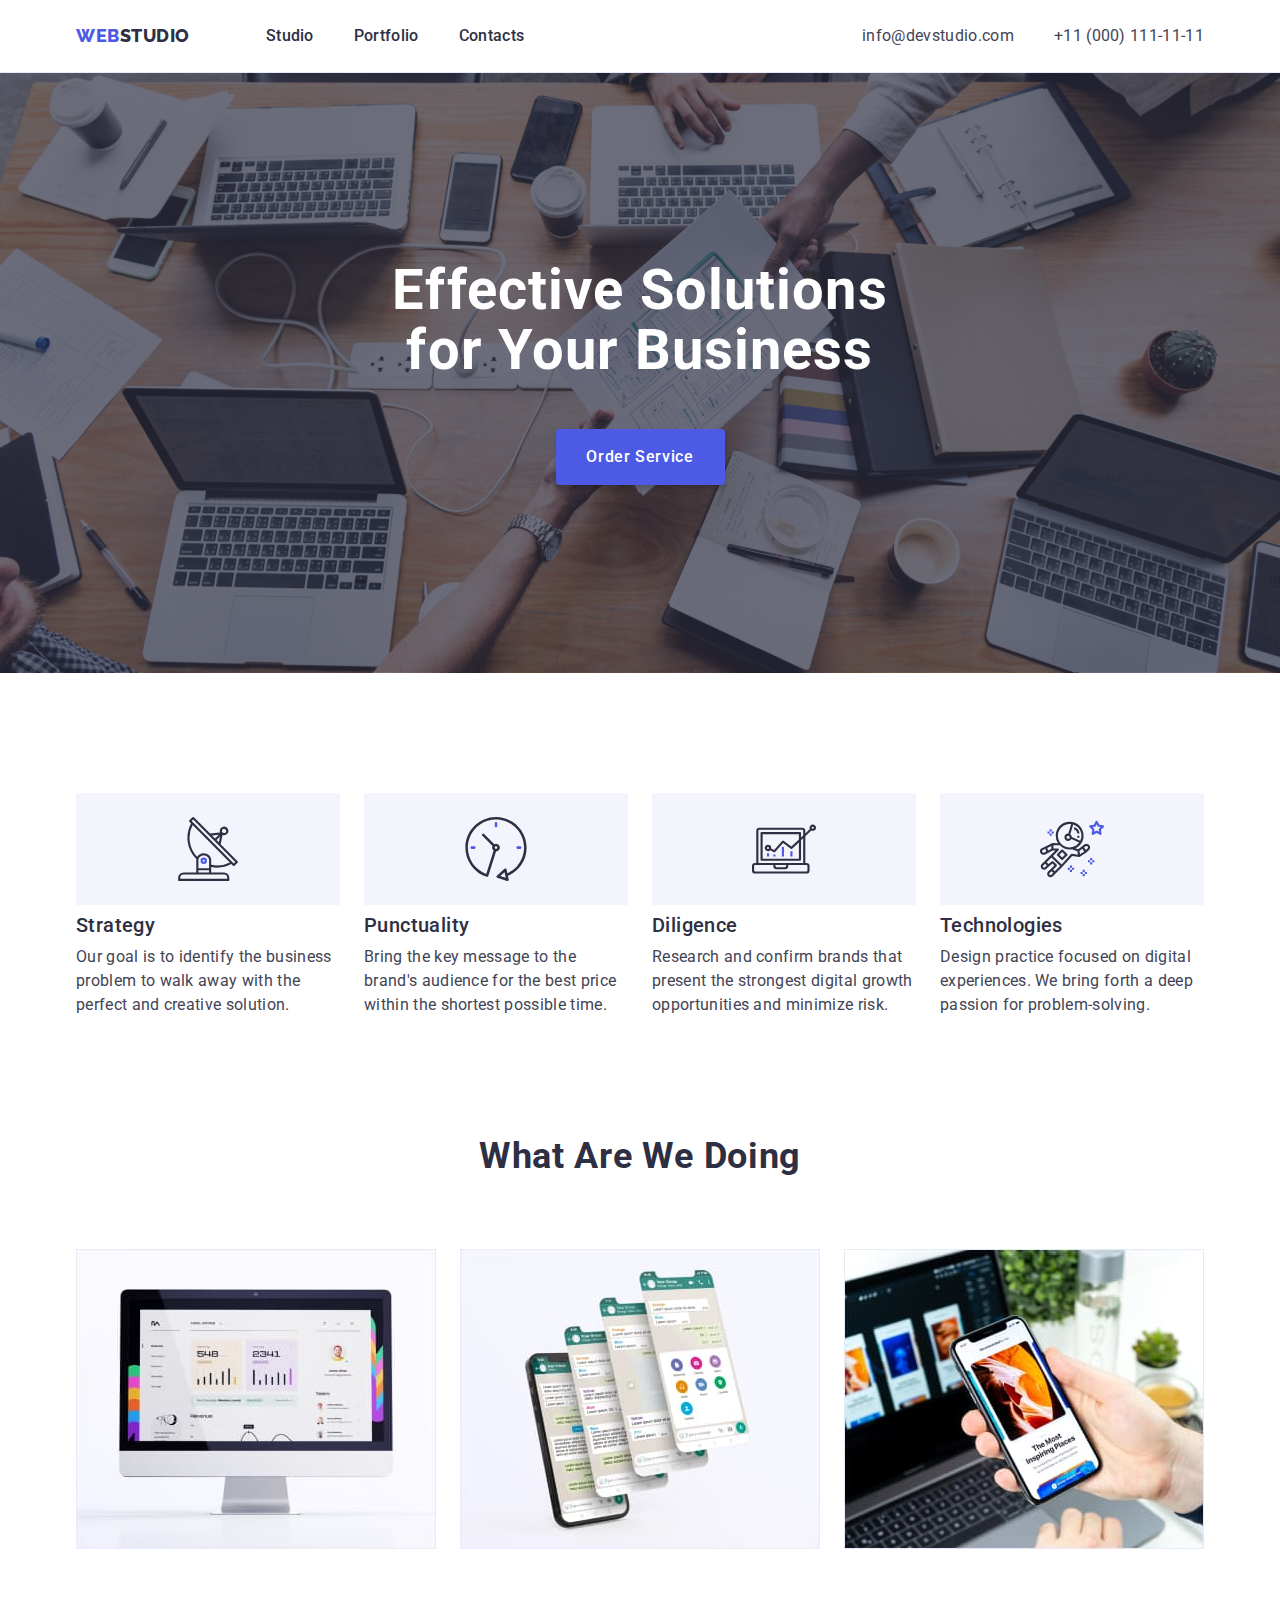
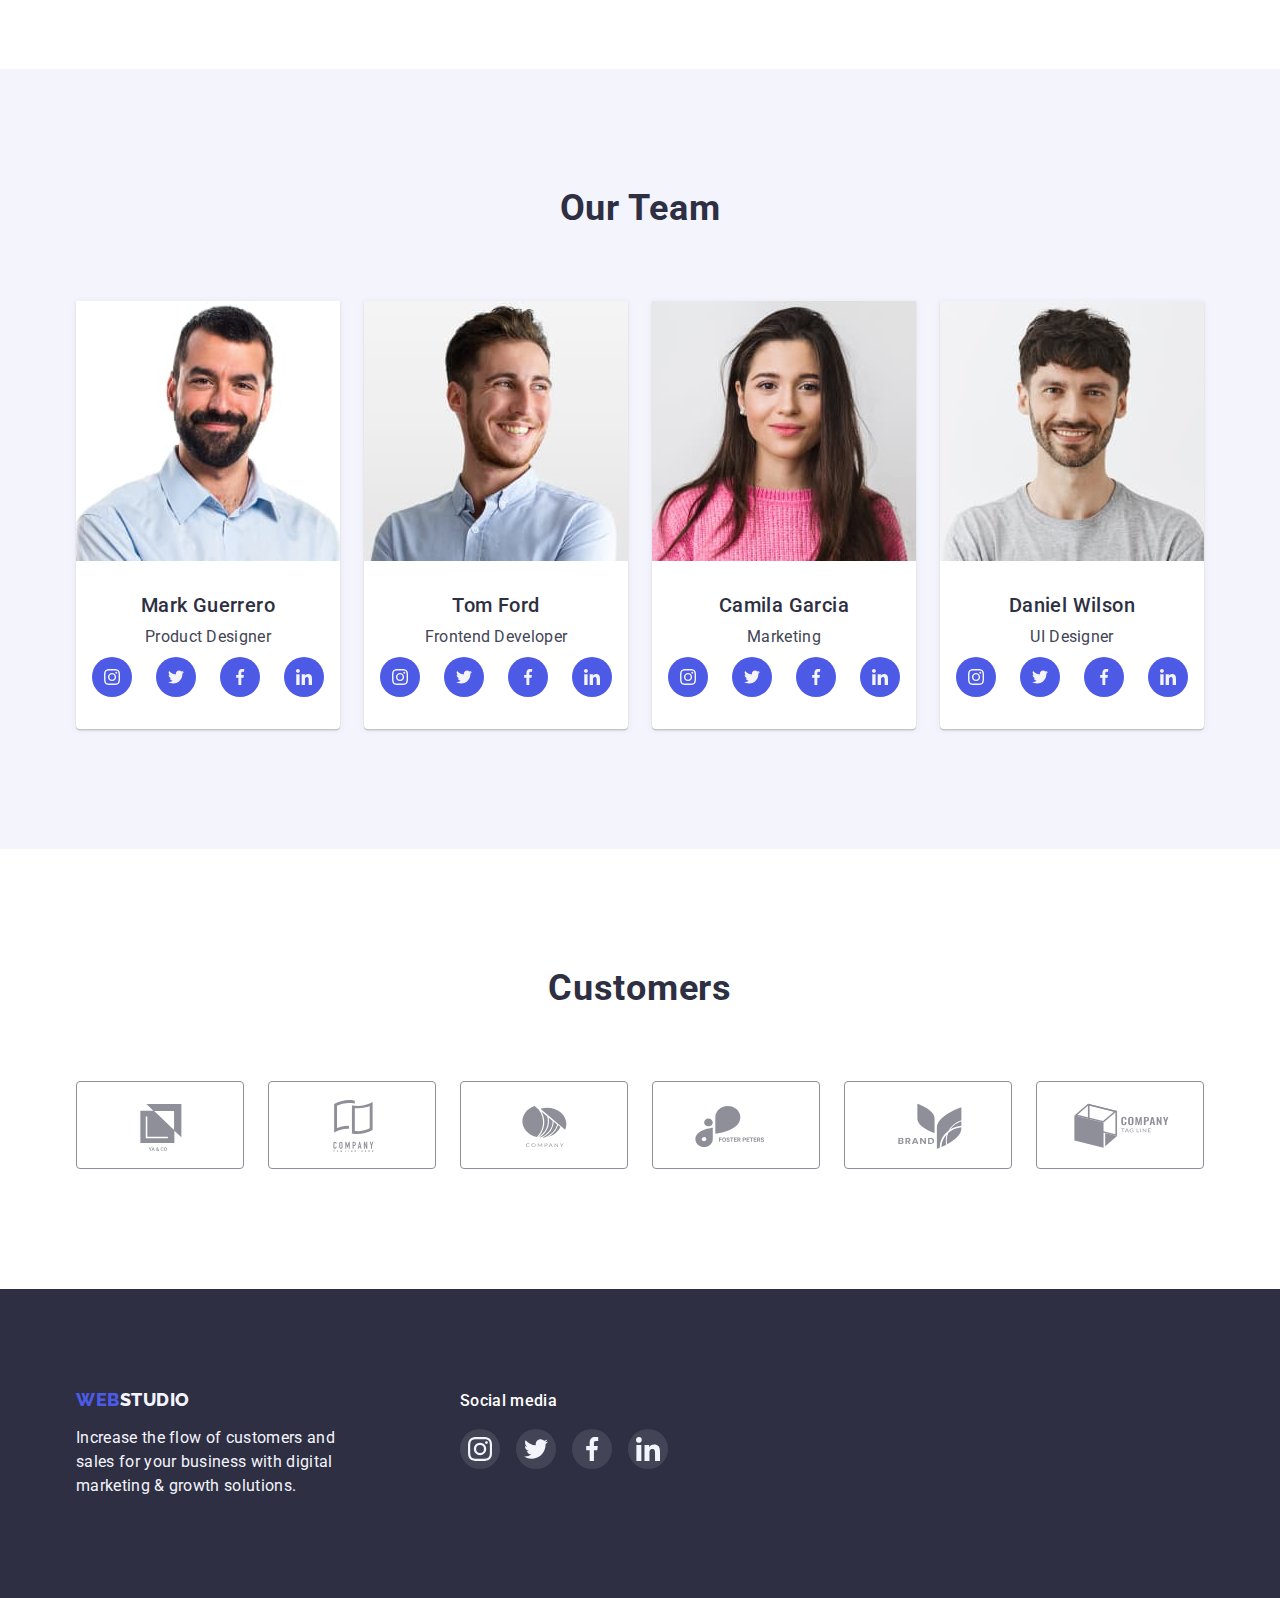
<file: index.html>
<!DOCTYPE html>
<html lang="en">
  <head>
    <meta charset="UTF-8" />
    <meta http-equiv="X-UA-Compatible" content="IE=edge" />
    <meta name="viewport" content="width=device-width, initial-scale=1.0" />
    <title>WebStudio</title>

    <link rel="preconnect" href="https://fonts.googleapis.com" />
    <link rel="preconnect" href="https://fonts.gstatic.com" crossorigin />
    <link
      href="https://fonts.googleapis.com/css2?family=Raleway:wght@800&family=Roboto:wght@400;500;700;900&display=swap"
      rel="stylesheet"
    />

    <link
      rel="stylesheet"
      href="https://cdnjs.cloudflare.com/ajax/libs/modern-normalize/1.1.0/modern-normalize.css"
      integrity="sha512-Y0MM+V6ymRKN2zStTqzQ227DWhhp4Mzdo6gnlRnuaNCbc+YN/ZH0sBCLTM4M0oSy9c9VKiCvd4Jk44aCLrNS5Q=="
      crossorigin="anonymous"
      referrerpolicy="no-referrer"
    />

    <link rel="stylesheet" href="./css/styles.css" />
  </head>
  <body>
    <header class="header">
      <div class="container header-container">
        <nav class="header-nav">
          <a class="logo link" href="./index.html">
            Web<span class="logo-span">Studio</span></a
          >
          <ul class="header-nav-list list">
            <li class="header-nav-items">
              <a class="header-nav-link link" href="./index.html">Studio</a>
            </li>
            <li class="header-nav-items">
              <a class="header-nav-link link" href="./portfolio.html"
                >Portfolio</a
              >
            </li>
            <li class="header-nav-items">
              <a class="header-nav-link link" href="">Contacts</a>
            </li>
          </ul>
        </nav>
        <address class="header-contact">
          <ul class="header-contact-list list">
            <li class="header-contact-item">
              <a
                class="header-contact-link link"
                href="mailto:info@devstudio.com"
                >info@devstudio.com</a
              >
            </li>
            <li class="header-contact-item">
              <a class="header-contact-link link" href="tel:+110001111111"
                >+11 (000) 111-11-11</a
              >
            </li>
          </ul>
        </address>
      </div>
    </header>
    <main>
      <!-- Hero image -->

      <section class="hero">
        <div class="container hero-container">
          <h1 class="hero-title">Effective Solutions for Your Business</h1>
          <button class="hero-button button" type="button">
            Order Service
          </button>
        </div>
      </section>

      <!-- 1-t section -->

      <section class="technology section">
        <div class="container">
          <h2 class="visually-hidden">approach</h2>
          <ul class="technology-list list">
            <li class="technology-list-items">
              <div class="technology-block-icon">
                <svg class="technology-icon" wight="64" height="64">
                  <use href="./images/icons.svg#icon-antenna"></use>
                </svg>
              </div>
              <h3 class="technology-items-name">Strategy</h3>
              <p class="technology-items-content">
                Our goal is to identify the business problem to walk away with
                the perfect and creative solution.
              </p>
            </li>
            <li class="technology-list-items list">
              <div class="technology-block-icon">
                <svg class="technology-icon" wight="64" height="64">
                  <use href="./images/icons.svg#icon-clock"></use>
                </svg>
              </div>
              <h3 class="technology-items-name">Punctuality</h3>
              <p class="technology-items-content">
                Bring the key message to the brand's audience for the best price
                within the shortest possible time.
              </p>
            </li>
            <li class="technology-list-items list">
              <div class="technology-block-icon">
                <svg class="technology-icon" wight="64" height="64">
                  <use href="./images/icons.svg#icon-diagram"></use>
                </svg>
              </div>
              <h3 class="technology-items-name">Diligence</h3>
              <p class="technology-items-content">
                Research and confirm brands that present the strongest digital
                growth opportunities and minimize risk.
              </p>
            </li>
            <li class="technology-list-items list">
              <div class="technology-block-icon">
                <svg class="technology-icon" wight="64" height="64">
                  <use href="./images/icons.svg#icon-astronaut"></use>
                </svg>
              </div>
              <h3 class="technology-items-name">Technologies</h3>
              <p class="technology-items-content">
                Design practice focused on digital experiences. We bring forth a
                deep passion for problem-solving.
              </p>
            </li>
          </ul>
        </div>
      </section>

      <!-- 2-d Section -->

      <section class="product section">
        <div class="container">
          <h2 class="product-title">What are we doing</h2>
          <ul class="product-list list">
            <li class="product-list-items">
              <img
                class="product-images"
                src="./images/monitor.jpg"
                alt="monitor"
                width="360"
                height="300"
              />
            </li>
            <li class="product-list-items">
              <img
                class="product-images"
                src="./images/menu.jpg"
                alt="menu in phone"
                width="360"
                height="300"
              />
            </li>
            <li class="product-list-items">
              <img
                class="product-images"
                src="./images/phone.jpg"
                alt="phone"
                width="360"
                height="300"
              />
            </li>
          </ul>
        </div>
      </section>

      <!-- 3-d Section -->

      <section class="team section">
        <div class="container">
          <h2 class="team-title">Our Team</h2>
          <ul class="team-list list">
            <li class="team-list-items">
              <img
                class="team-item-photo"
                src="./images/mark-guerrero.jpg"
                alt="Mark Guerrero"
              />
              <div class="team-item-wrap">
                <h3 class="team-person-name">Mark Guerrero</h3>
                <p class="team-person-job">Product Designer</p>
                <ul class="team-soc-list list">
                  <li class="team-soc-item">
                    <a class="team-soc-link link" href>
                      <svg class="team-soc-icon" width="16" height="16">
                        <use href="./images/icons.svg#icon-instagram"></use>
                      </svg>
                    </a>
                  </li>
                  <li class="team-soc-item">
                    <a class="team-soc-link link" href
                      ><svg class="team-soc-icon" width="16" height="16">
                        <use href="./images/icons.svg#icon-twitter"></use>
                      </svg>
                    </a>
                  </li>
                  <li class="team-soc-item">
                    <a class="team-soc-link link" href
                      ><svg class="team-soc-icon" width="16" height="16">
                        <use href="./images/icons.svg#icon-facebook"></use>
                      </svg>
                    </a>
                  </li>
                  <li class="team-soc-item">
                    <a class="team-soc-link link" href
                      ><svg class="team-soc-icon" width="16" height="16">
                        <use href="./images/icons.svg#icon-linkedin"></use>
                      </svg>
                    </a>
                  </li>
                </ul>
              </div>
            </li>
            <li class="team-list-items">
              <img
                class="team-item-photo"
                src="./images/tom-ford.jpg"
                alt="Tom Ford"
              />
              <div class="team-item-wrap">
                <h3 class="team-person-name">Tom Ford</h3>
                <p class="team-person-job">Frontend Developer</p>
                <ul class="team-soc-list list">
                  <li class="team-soc-item">
                    <a class="team-soc-link link" href>
                      <svg class="team-soc-icon" width="16" height="16">
                        <use href="./images/icons.svg#icon-instagram"></use>
                      </svg>
                    </a>
                  </li>
                  <li class="team-soc-item">
                    <a class="team-soc-link link" href
                      ><svg class="team-soc-icon" width="16" height="16">
                        <use href="./images/icons.svg#icon-twitter"></use>
                      </svg>
                    </a>
                  </li>
                  <li class="team-soc-item">
                    <a class="team-soc-link link" href
                      ><svg class="team-soc-icon" width="16" height="16">
                        <use href="./images/icons.svg#icon-facebook"></use>
                      </svg>
                    </a>
                  </li>
                  <li class="team-soc-item">
                    <a class="team-soc-link link" href
                      ><svg class="team-soc-icon" width="16" height="16">
                        <use href="./images/icons.svg#icon-linkedin"></use>
                      </svg>
                    </a>
                  </li>
                </ul>
              </div>
            </li>
            <li class="team-list-items">
              <img
                class="team-item-photo"
                src="./images/camila-garcia.jpg"
                alt="Camila Garcia"
              />
              <div class="team-item-wrap">
                <h3 class="team-person-name">Camila Garcia</h3>
                <p class="team-person-job">Marketing</p>
                <ul class="team-soc-list list">
                  <li class="team-soc-item">
                    <a class="team-soc-link link" href>
                      <svg class="team-soc-icon" width="16" height="16">
                        <use href="./images/icons.svg#icon-instagram"></use>
                      </svg>
                    </a>
                  </li>
                  <li class="team-soc-item">
                    <a class="team-soc-link link" href
                      ><svg class="team-soc-icon" width="16" height="16">
                        <use href="./images/icons.svg#icon-twitter"></use>
                      </svg>
                    </a>
                  </li>
                  <li class="team-soc-item">
                    <a class="team-soc-link link" href
                      ><svg class="team-soc-icon" width="16" height="16">
                        <use href="./images/icons.svg#icon-facebook"></use>
                      </svg>
                    </a>
                  </li>
                  <li class="team-soc-item">
                    <a class="team-soc-link link" href
                      ><svg class="team-soc-icon" width="16" height="16">
                        <use href="./images/icons.svg#icon-linkedin"></use>
                      </svg>
                    </a>
                  </li>
                </ul>
              </div>
            </li>
            <li class="team-list-items">
              <img
                class="team-item-photo"
                src="./images/daniel-wilson.jpg"
                alt="Daniel Wilson"
                width="264"
              />
              <div class="team-item-wrap">
                <h3 class="team-person-name">Daniel Wilson</h3>
                <p class="team-person-job">UI Designer</p>
                <ul class="team-soc-list list">
                  <li class="team-soc-item">
                    <a class="team-soc-link link" href>
                      <svg class="team-soc-icon" width="16" height="16">
                        <use href="./images/icons.svg#icon-instagram"></use>
                      </svg>
                    </a>
                  </li>
                  <li class="team-soc-item">
                    <a class="team-soc-link link" href
                      ><svg class="team-soc-icon" width="16" height="16">
                        <use href="./images/icons.svg#icon-twitter"></use>
                      </svg>
                    </a>
                  </li>
                  <li class="team-soc-item">
                    <a class="team-soc-link link" href
                      ><svg class="team-soc-icon" width="16" height="16">
                        <use href="./images/icons.svg#icon-facebook"></use>
                      </svg>
                    </a>
                  </li>
                  <li class="team-soc-item">
                    <a class="team-soc-link link" href
                      ><svg class="team-soc-icon" width="16" height="16">
                        <use href="./images/icons.svg#icon-linkedin"></use>
                      </svg>
                    </a>
                  </li>
                </ul>
              </div>
            </li>
          </ul>
        </div>
      </section>
    </main>

    <!-- 4-d Section -->

    <section class="customers section">
      <div class="container">
        <h2 class="customers-tittle">Customers</h2>
        <ul class="customers-list list">
          <li class="customers-item">
            <a class="customers-link link" href="">
              <svg class="customers-icon" height="56" width="104">
                <use href="./images/icons.svg#icon-customers-1"></use>
              </svg>
            </a>
          </li>
          <li class="customers-item">
            <a class="customers-link link" href="">
              <svg class="customers-icon" height="56" width="104">
                <use href="./images/icons.svg#icon-customers-2"></use>
              </svg>
            </a>
          </li>
          <li class="customers-item">
            <a class="customers-link link" href="">
              <svg class="customers-icon" height="56" width="104">
                <use href="./images/icons.svg#icon-customers-3"></use>
              </svg>
            </a>
          </li>
          <li class="customers-item">
            <a class="customers-link link" href="">
              <svg class="customers-icon" height="56" width="104">
                <use href="./images/icons.svg#icon-customers-4"></use>
              </svg>
            </a>
          </li>
          <li class="customers-item">
            <a class="customers-link link" href="">
              <svg class="customers-icon" height="56" width="104">
                <use href="./images/icons.svg#icon-customers-5"></use>
              </svg>
            </a>
          </li>
          <li class="customers-item">
            <a class="customers-link link" href="">
              <svg class="customers-icon" height="56" width="104">
                <use href="./images/icons.svg#icon-customers-6"></use>
              </svg>
            </a>
          </li>
        </ul>
      </div>
    </section>

    <!-- Footer -->

    <footer class="footer">
      <div class="container footer-container">
        <div class="footer-leftside">
          <a class="logo-footer link" href="./index.html"
            >Web<span class="footer-span">Studio</span></a
          >
          <p class="footer-content">
            Increase the flow of customers and sales for your business with
            digital marketing & growth solutions.
          </p>
        </div>
        <div class="footer-wrap">
          <p class="footer-wrap-name">Social media</p>
          <ul class="footer-soc-list list">
            <li class="footer-soc-item">
              <a href="" class="footer-soc-link link">
                <svg class="footer-soc-icon" width="24" height="24">
                  <use href="./images/icons.svg#icon-instagram"></use>
                </svg>
              </a>
            </li>
            <li class="footer-soc-item">
              <a href="" class="footer-soc-link link">
                <svg class="footer-soc-icon" width="24" height="24">
                  <use href="./images/icons.svg#icon-twitter"></use>
                </svg>
              </a>
            </li>
            <li class="footer-soc-item">
              <a href="" class="footer-soc-link link">
                <svg class="footer-soc-icon" width="24" height="24">
                  <use href="./images/icons.svg#icon-facebook"></use>
                </svg>
              </a>
            </li>
            <li class="footer-soc-item">
              <a href="" class="footer-soc-link link">
                <svg class="footer-soc-icon" width="24" height="24">
                  <use href="./images/icons.svg#icon-linkedin"></use>
                </svg>
              </a>
            </li>
          </ul>
        </div>
      </div>
    </footer>
  </body>
</html>
</file>
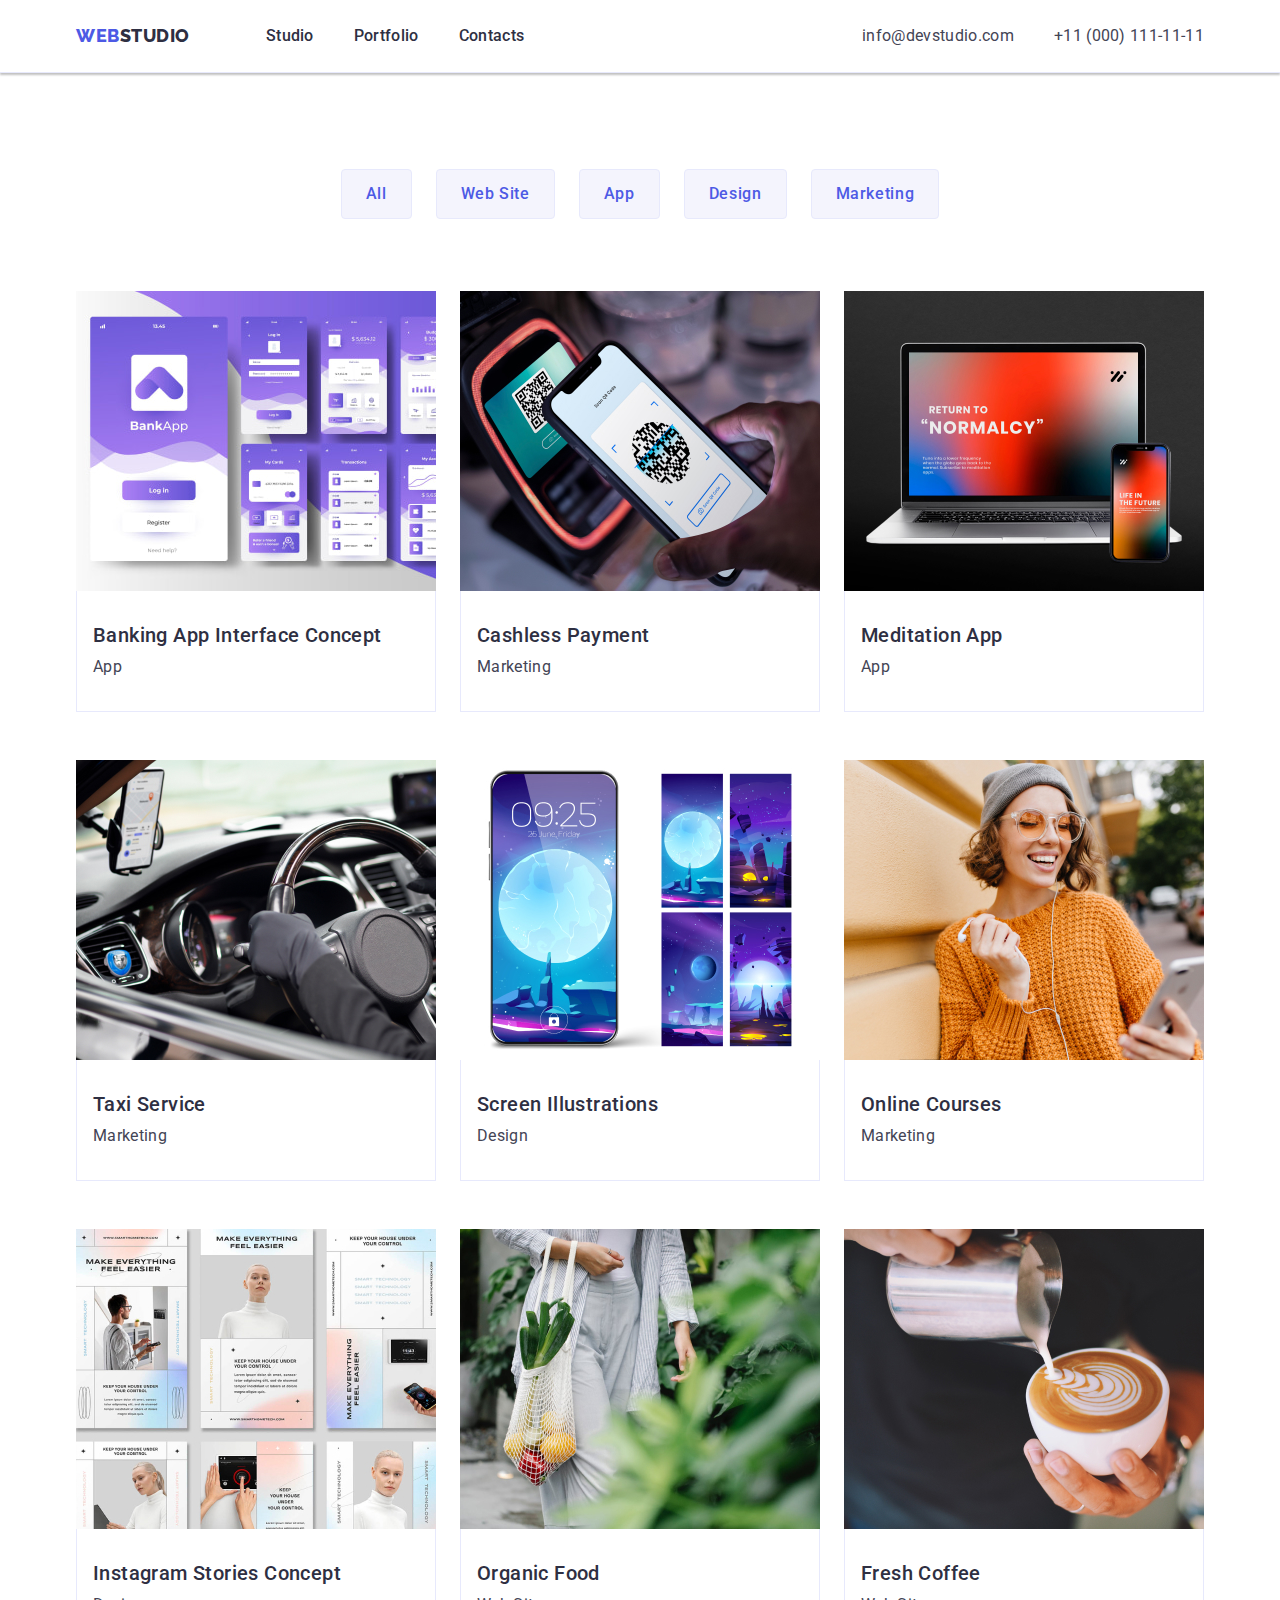
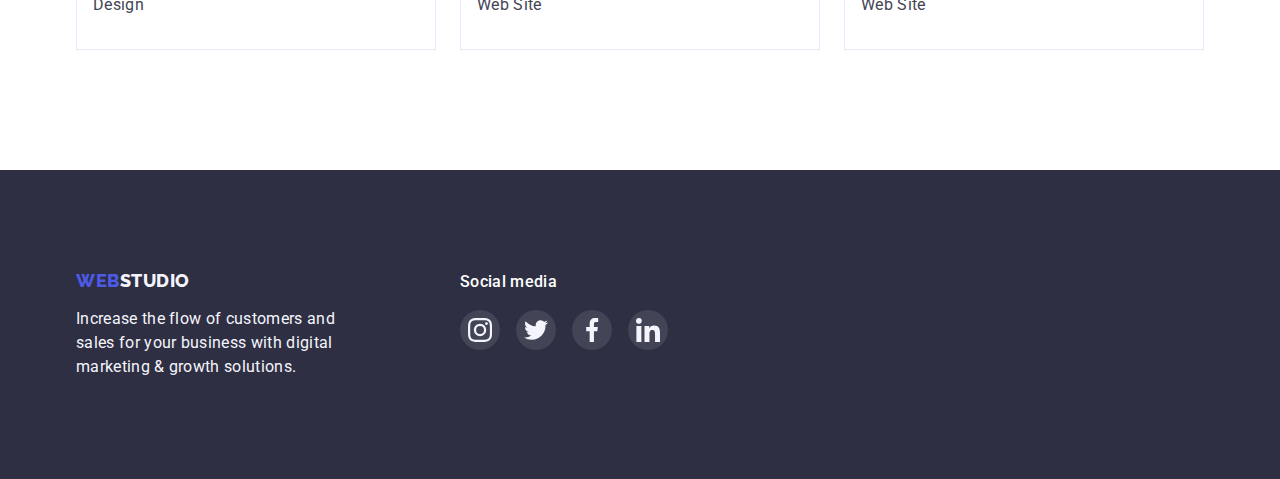
<file: portfolio.html>
<!DOCTYPE html>
<html lang="en">
  <head>
    <meta charset="UTF-8" />
    <meta http-equiv="X-UA-Compatible" content="IE=edge" />
    <meta name="viewport" content="width=device-width, initial-scale=1.0" />
    <title>WebStudio</title>

    <link rel="preconnect" href="https://fonts.googleapis.com" />
    <link rel="preconnect" href="https://fonts.gstatic.com" crossorigin />
    <link
      href="https://fonts.googleapis.com/css2?family=Raleway:wght@800&family=Roboto:wght@400;500;700;900&display=swap"
      rel="stylesheet"
    />

    <link
      rel="stylesheet"
      href="https://cdnjs.cloudflare.com/ajax/libs/modern-normalize/1.1.0/modern-normalize.css"
      integrity="sha512-Y0MM+V6ymRKN2zStTqzQ227DWhhp4Mzdo6gnlRnuaNCbc+YN/ZH0sBCLTM4M0oSy9c9VKiCvd4Jk44aCLrNS5Q=="
      crossorigin="anonymous"
      referrerpolicy="no-referrer"
    />

    <link rel="stylesheet" href="./css/styles.css" />
  </head>
  <body class="body">
    <header class="header">
      <div class="container header-container">
        <nav class="header-nav">
          <a class="logo link" href="./index.html">
            Web<span class="logo-span">Studio</span></a
          >
          <ul class="header-nav-list list">
            <li class="header-nav-items">
              <a class="header-nav-link link" href="./index.html">Studio</a>
            </li>
            <li class="header-nav-items">
              <a class="header-nav-link link" href="./portfolio.html"
                >Portfolio</a
              >
            </li>
            <li class="header-nav-items">
              <a class="header-nav-link link" href="">Contacts</a>
            </li>
          </ul>
        </nav>
        <address class="header-contact">
          <ul class="header-contact-list list">
            <li class="header-contact-item">
              <a
                class="header-contact-link link"
                href="mailto:info@devstudio.com"
                >info@devstudio.com</a
              >
            </li>
            <li class="header-contact-item">
              <a class="header-contact-link link" href="tel:+110001111111"
                >+11 (000) 111-11-11</a
              >
            </li>
          </ul>
        </address>
      </div>
    </header>

    <!-- Filter or menu-->

    <main>
      <section class="portfolio">
        <div class="container">
          <h1 class="visually-hidden">Portfolio</h1>
          <ul class="buttons-list list">
            <li>
              <button class="buttons-list-name button" type="button">
                All
              </button>
            </li>
            <li>
              <button class="buttons-list-name button" type="button">
                Web Site
              </button>
            </li>
            <li>
              <button class="buttons-list-name button" type="button">
                App
              </button>
            </li>
            <li>
              <button class="buttons-list-name button" type="button">
                Design
              </button>
            </li>
            <li>
              <button class="buttons-list-name button" type="button">
                Marketing
              </button>
            </li>
          </ul>

          <!-- Images Menu-->

          <ul class="works-list list">
            <li class="works-items">
              <a href="" class="works-link link">
                <img
                  class="works-images"
                  src="./images/banking-app.jpg"
                  alt="Banking App Interface Concept"
                />
                <div class="works-content-text">
                  <h2 class="works-image-name">
                    Banking App Interface Concept
                  </h2>
                  <p class="works-image-content">App</p>
                </div>
              </a>
            </li>
            <li class="works-items">
              <a href="" class="works-link link">
                <img
                  class="works-images"
                  src="./images/scan-qrc.jpg"
                  alt="Cashless Payment"
                />
                <div class="works-content-text">
                  <h2 class="works-image-name">Cashless Payment</h2>
                  <p class="works-image-content">Marketing</p>
                </div>
              </a>
            </li>
            <li class="works-items">
              <a href="" class="works-link link">
                <img
                  class="works-images"
                  src="./images/medit-app.jpg"
                  alt="Meditation App"
                />
                <div class="works-content-text">
                  <h2 class="works-image-name">Meditation App</h2>
                  <p class="works-image-content">App</p>
                </div>
              </a>
            </li>
            <li class="works-items">
              <a href="" class="works-link link">
                <img
                  class="works-images"
                  src="./images/taxi-service.jpg"
                  alt="Taxi Service"
                />
                <div class="works-content-text">
                  <h2 class="works-image-name">Taxi Service</h2>
                  <p class="works-image-content">Marketing</p>
                </div>
              </a>
            </li>
            <li class="works-items">
              <a href="" class="works-link link">
                <img
                  class="works-images"
                  src="./images/scr-illust.jpg"
                  alt="Screen Illustrations"
                />
                <div class="works-content-text">
                  <h2 class="works-image-name">Screen Illustrations</h2>
                  <p class="works-image-content">Design</p>
                </div>
              </a>
            </li>
            <li class="works-items">
              <a href="" class="works-link link">
                <img
                  class="works-images"
                  src="./images/online-cour.jpg"
                  alt="Online Courses"
                />
                <div class="works-content-text">
                  <h2 class="works-image-name">Online Courses</h2>
                  <p class="works-image-content">Marketing</p>
                </div>
              </a>
            </li>
            <li class="works-items">
              <a href="" class="works-link link">
                <img
                  class="works-images"
                  src="./images/instagram.jpg"
                  alt="Instagram Stories Concept"
                />
                <div class="works-content-text">
                  <h2 class="works-image-name">Instagram Stories Concept</h2>
                  <p class="works-image-content">Design</p>
                </div>
              </a>
            </li>
            <li class="works-items">
              <a href="" class="works-link link">
                <img
                  class="works-images"
                  src="./images/food.jpg"
                  alt="Organic Food"
                />
                <div class="works-content-text">
                  <h2 class="works-image-name">Organic Food</h2>
                  <p class="works-image-content">Web Site</p>
                </div>
              </a>
            </li>
            <li class="works-items">
              <a href="" class="works-link link">
                <img
                  class="works-images"
                  src="./images/coffee.jpg"
                  alt="Fresh Coffee"
                />
                <div class="works-content-text">
                  <h2 class="works-image-name">Fresh Coffee</h2>
                  <p class="works-image-content">Web Site</p>
                </div>
              </a>
            </li>
          </ul>
        </div>
      </section>
    </main>

    <!-- Footer -->

    <footer class="footer">
      <div class="container footer-container">
        <div class="footer-leftside">
          <a class="logo-footer link" href="./index.html"
            >Web<span class="footer-span">Studio</span></a
          >
          <p class="footer-content">
            Increase the flow of customers and sales for your business with
            digital marketing & growth solutions.
          </p>
        </div>
        <div class="footer-wrap">
          <p class="footer-wrap-name">Social media</p>
          <ul class="footer-soc-list list">
            <li class="footer-soc-item">
              <a href="" class="footer-soc-link link">
                <svg class="footer-soc-icon" widht="24" height="24">
                  <use href="./images/icons.svg#icon-instagram"></use>
                </svg>
              </a>
            </li>
            <li class="footer-soc-item">
              <a href="" class="footer-soc-link link">
                <svg class="footer-soc-icon" widht="24" height="24">
                  <use href="./images/icons.svg#icon-twitter"></use>
                </svg>
              </a>
            </li>
            <li class="footer-soc-item">
              <a href="" class="footer-soc-link link">
                <svg class="footer-soc-icon" widht="24" height="24">
                  <use href="./images/icons.svg#icon-facebook"></use>
                </svg>
              </a>
            </li>
            <li class="footer-soc-item">
              <a href="" class="footer-soc-link link">
                <svg class="footer-soc-icon" widht="24" height="24">
                  <use href="./images/icons.svg#icon-linkedin"></use>
                </svg>
              </a>
            </li>
          </ul>
        </div>
      </div>
    </footer>
  </body>
</html>
</file>
<file: css/styles.css>
:root {
  --navy-blue: #2e2f42;
  --slate: #434455;
  --light-slate: #8e8f99;
  --white: #ffffff;
  --cornflower: #e7e9fc;
  --iris: #4d5ae5;
  --ocean: #404bbf;
  --cloud: #f4f4fd;
  --green: #31d0aa;
}

p,
h1,
h2,
h3,
h4,
h5,
h6 {
  margin: 0;
}

ul {
  margin: 0;
  padding-left: 0;
}

img {
  display: block;
}

body {
  font-family: "Roboto", sans-serif;
  color: var(--slate);
  background-color: var(--white);
}

.button {
  cursor: pointer;
}

.link {
  text-decoration: none;
}

.link:hover,
.link:focus {
  color: var(--ocean);
}

.list {
  list-style: none;
}

.container {
  width: 1158px;
  padding-left: 15px;
  padding-right: 15px;
  margin: 0 auto;
}

.section {
  padding-bottom: 120px;
  padding-top: 120px;
}

.visually-hidden {
  position: absolute;
  width: 1px;
  height: 1px;
  margin: -1px;
  border: 0;
  padding: 0;
  white-space: nowrap;
  clip-path: inset(100%);
  clip: rect(0 0 0 0);
  overflow: hidden;
}

/*-------------------------- Header --------------------------*/

.header {
  padding-top: 24px;
  padding-bottom: 24px;
  border-bottom: 1px solid var(--cornflower);
  box-shadow: 0px 2px 2px rgba(0, 0, 0, 0.25);
}

.header-container {
  display: flex;
}

.header-nav {
  display: flex;
  align-items: center;
  margin-right: auto;
}

.logo {
  font-family: "Raleway", sans-serif;
  font-weight: 800;
  font-size: 18px;
  line-height: 1.17;
  letter-spacing: 0.03em;
  text-transform: uppercase;
  color: var(--iris);
}

.logo-span {
  color: var(--navy-blue);
}

.header-nav-list {
  display: flex;
  gap: 40px;
  margin-left: 76px;
}

/* .header-nav-items {
} */

.header-nav-link {
  font-weight: 500;
  font-size: 16px;
  line-height: 1.5;
  letter-spacing: 0.02em;
  color: var(--navy-blue);
}

.header-contact {
  font-style: normal;
}

.header-contact-list {
  display: flex;
  align-items: center;
  gap: 40px;
}

/* .header-contact-item {
} */

.header-contact-link {
  font-size: 16px;
  line-height: 1.5;
  letter-spacing: 0.02em;
  color: var(--slate);
}

/*-------------------------- Hero image --------------------------*/

.hero {
  max-width: 1440px;
  text-align: center;
  background-color: var(--navy-blue);
  background-image: linear-gradient(
      rgba(46, 47, 66, 0.7),
      rgba(46, 47, 66, 0.7)
    ),
    url(../images/hero-page.jpg);
  background-position: center;
  background-repeat: no-repeat;
  background-size: cover;
  padding: 188px 0;
  margin: auto;
}

/* .hero-container {

} */

.hero-title {
  width: 496px;
  font-weight: 700;
  font-size: 56px;
  line-height: 1.07;
  text-align: center;
  letter-spacing: 0.02em;
  color: var(--white);
  margin: auto;
}
.hero-button {
  font-family: "Roboto", sans-serif;
  width: 169px;
  height: 56px;
  background-color: var(--iris);
  box-shadow: 0px 4px 4px rgba(0, 0, 0, 0.15);
  border-radius: 4px;
  margin-top: 48px;
  border: none;

  font-weight: 500;
  font-size: 16px;
  line-height: 1.5;
  letter-spacing: 0.04em;
  color: var(--white);
}

.hero-button:focus,
.hero-button:hover {
  background-color: var(--ocean);
}

/*-------------------------- Technology list --------------------------*/

/* .technology {
} */

/* .technology-title{
 } */

.technology-block-icon {
  height: 112px;
  background-color: var(--cloud);
  display: flex;
  align-items: center;
  margin-bottom: 8px;
}

/* .technology-icon {
} */

.technology-list {
  display: flex;
  align-items: center;
  gap: 24px;
}

.technology-list-items {
  width: calc((100% - 72px) / 4);
}
.technology-items-name {
  font-weight: 500;
  font-size: 20px;
  line-height: 1.2;
  letter-spacing: 0.02em;
  color: var(--navy-blue);
  margin-bottom: 8px;
}
.technology-items-content {
  font-size: 16px;
  line-height: 1.5;
  letter-spacing: 0.02em;
  color: var(--slate);
}

/*-------------------------- Product list ---------------------------*/

.product {
  padding-top: 0;
}

.product-title {
  font-weight: 700;
  font-size: 36px;
  line-height: 1.11;
  text-align: center;
  letter-spacing: 0.02em;
  text-transform: capitalize;
  color: var(--navy-blue);
  margin-bottom: 72px;
}

.product-list {
  display: flex;
  align-items: center;
  gap: 24px;
}

/* .product-list-items {
} */

/* .product-images {
} */

/*-------------------------- Team --------------------------*/

.team {
  background: var(--cloud);
}
.team-title {
  font-weight: 700;
  font-size: 36px;
  line-height: 1.11;
  text-align: center;
  letter-spacing: 0.02em;
  text-transform: capitalize;
  color: var(--navy-blue);
  margin-bottom: 72px;
}

.team-list {
  display: flex;
  gap: 24px;
}

.team-list-items {
  background: var(--white);
  box-shadow: 0px 1px 6px rgba(46, 47, 66, 0.08),
    0px 1px 1px rgba(46, 47, 66, 0.16), 0px 2px 1px rgba(46, 47, 66, 0.08);
  border-radius: 0px 0px 4px 4px;
  width: calc((100% - 72px) / 4);
  padding-bottom: 32px;
}

.team-item-photo {
  width: 264px;
  height: 260px;
  margin-bottom: 32px;
}

/* .team-item-wrap {
} */

.team-person-name {
  font-weight: 500;
  font-size: 20px;
  line-height: 1.2;
  text-align: center;
  letter-spacing: 0.02em;
  color: var(--navy-blue);
  margin-bottom: 8px;
}

.team-person-job {
  font-weight: 400;
  font-size: 16px;
  line-height: 1.5;
  text-align: center;
  letter-spacing: 0.02em;
  color: var(--slate);
  margin-bottom: 8px;
}

.team-soc-list {
  display: flex;
  justify-content: center;
  gap: 24px;
}

.team-soc-item {
  width: 40px;
  height: 40px;
}

.team-soc-link {
  width: 100%;
  height: 100%;
  border-radius: 50%;
  background-color: var(--iris);
  display: flex;
  align-items: center;
  justify-content: center;
}

.team-soc-link:hover,
.team-soc-link:focus {
  background-color: var(--ocean);
}

.team-soc-icon {
  fill: var(--cloud);
}

/*-------------------------- Customers --------------------------*/

/* .customers {
} */

.customers-tittle {
  font-weight: 700;
  font-size: 36px;
  line-height: 1.11;
  text-align: center;
  letter-spacing: 0.02em;
  color: var(--navy-blue);
  margin-bottom: 72px;
}

.customers-list {
  display: flex;
  justify-content: center;
  margin: auto;
  width: calc((100% - 120px) / 6);
  gap: 24px;
}

.customers-item {
  min-width: 168px;
  min-height: 88px;
  border: 1px solid var(--light-slate);
  border-radius: 4px;
}

.customers-link {
  width: 100%;
  height: 100%;
  display: flex;
  align-items: center;
  justify-content: center;
  color: var(--light-slate);
}

.customers-icon {
  fill: currentColor;
}

.customers-item:hover,
.customers-item:focus {
  color: var(--ocean);
  border-color: var(--ocean);
}

/*-------------------------- Footer --------------------------*/

.footer {
  background: var(--navy-blue);
  padding-top: 100px;
  padding-bottom: 100px;
}

.footer-container {
  display: flex;
}

.logo-footer {
  font-family: "Raleway", sans-serif;
  font-weight: 800;
  font-size: 18px;
  line-height: 1.17;
  align-items: center;
  letter-spacing: 0.03em;
  color: var(--iris);
  text-transform: uppercase;
}

.footer-span {
  color: var(--cloud);
}

.footer-content {
  max-width: 264px;
  font-size: 16px;
  line-height: 1.5;
  letter-spacing: 0.02em;
  color: var(--cloud);
  margin-top: 16px;
}

.footer-wrap {
  margin-left: 120px;
}

.footer-wrap-name {
  font-weight: 500;
  line-height: 1.5;
  letter-spacing: 0.02em;
  color: var(--white);
  margin-bottom: 16px;
}

.footer-soc-list {
  display: flex;
  justify-content: center;
  gap: 16px;
}

.footer-soc-item {
  width: 40px;
  height: 40px;
}

.footer-soc-link {
  width: 100%;
  height: 100%;
  border-radius: 50%;
  background-color: var(--slate);
  display: flex;
  align-items: center;
  justify-content: center;
}

.footer-soc-link:hover,
.footer-soc-link:focus {
  background-color: var(--green);
}

.footer-soc-icon {
  fill: var(--cloud);
}

/*-------------------------- Portfolio page --------------------------*/

.portfolio {
  padding-top: 96px;
  padding-bottom: 120px;
}

.buttons-list {
  margin-bottom: 72px;
  display: flex;
  justify-content: center;
  gap: 24px;
}

.buttons-list-name:hover,
.buttons-list-name:focus {
  color: var(--white);
  background: var(--ocean);
  box-shadow: 0px 3px 1px rgba(0, 0, 0, 0.1), 0px 2px 1px rgba(0, 0, 0, 0.08),
    0px 2px 2px rgba(0, 0, 0, 0.12);
  border-color: transparent;
}

.buttons-list-name {
  font-family: "Roboto", sans-serif;
  font-weight: 500;
  font-size: 16px;
  line-height: 24px;
  text-align: center;
  letter-spacing: 0.04em;
  color: var(--iris);
  background: var(--cloud);
  border-radius: 4px;
  padding: 12px 24px;
  border: 1px solid var(--cornflower);
}

/*-------------------------- Works list --------------------------*/

.works-list {
  display: flex;
  flex-wrap: wrap;
  gap: 48px 24px;
}

.works-list li {
  width: calc((100% - 48px) / 3);
}

.works-items {
  max-width: 360px;
}

.works-link {
  display: block;
}

.works-link:hover,
.works-link:focus {
  box-shadow: 0px 1px 6px rgba(46, 47, 66, 0.08),
    0px 1px 1px rgba(46, 47, 66, 0.16), 0px 2px 1px rgba(46, 47, 66, 0.08);
}

.works-content-text {
  border: 1px solid var(--cornflower);
  border-top: none;
  padding: 32px 0 32px 16px;
}

/* .works-images {
} */

.works-image-name {
  font-weight: 500;
  font-size: 20px;
  line-height: 1.2;
  letter-spacing: 0.02em;
  color: var(--navy-blue);
  margin-bottom: 8px;
}
.works-image-content {
  font-size: 16px;
  line-height: 1.5;
  letter-spacing: 0.02em;
  color: var(--slate);
}
</file>
